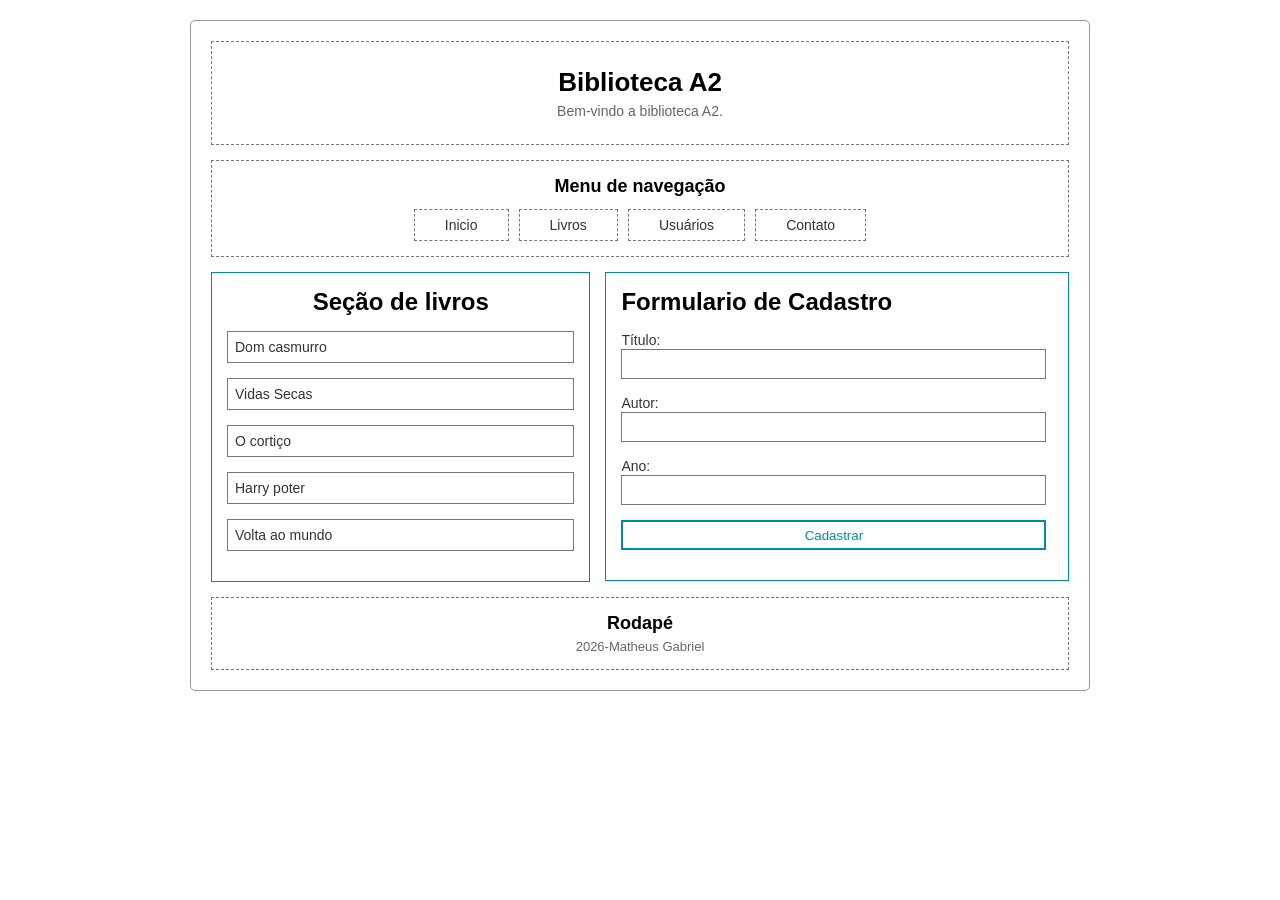
<file: index.html>
<!DOCTYPE html>
<html lang="pt-BR">
<head>
<meta charset="UTF-8">
<link rel="stylesheet" href="style.css">
<meta name="viewport" content="width=device-width, inital-scale=1.0">
<title>Minha Biblioteca</title>
</head>
<body>
<div class="container"> 
 
    
<!--Cabeçalho-->
<header class="cabecalho">
<h1>Biblioteca A2</h1>
<p>Bem-vindo a biblioteca A2.</p>
</header>    

<!--navegação-->
<nav class="menu">
<h2>Menu de navegação</h2>
<div class="links-menu">
<a>Inicio</a>
<a>Livros</a>
<a>Usuários</a>
<a>Contato</a>
</div>
</nav>


<!--livros-->
<main class="conteudo">
<section class="livros"> 
<h2>Seção de livros</h2>
<ul>
<li>Dom casmurro</li>
<li>Vidas Secas</li>
<li>O cortiço</li>
<li>Harry poter</li>
<li>Volta ao mundo</li>
</ul>
</section>  


<!--formulario-->
<section class="cadastro">
<h2>Formulario de Cadastro</h2>
<form>
<label for="titulo"> Título: </label>
<input type="text" id="titulo" name="titulo"> 

<label for="autor"> Autor: </label>
<input type="text" id="autor" name="autor">


<label for="ano"> Ano: </label>
<input type="text" id="ano" name="ano">

<button> Cadastrar </button>



</form>
</section>
</main>

<!--rodapé-->
<footer class="rodape">
<h2>Rodapé</h2>

<p>2026-Matheus Gabriel</p>      

</footer>
</div>   
</body>
</html>
</file>
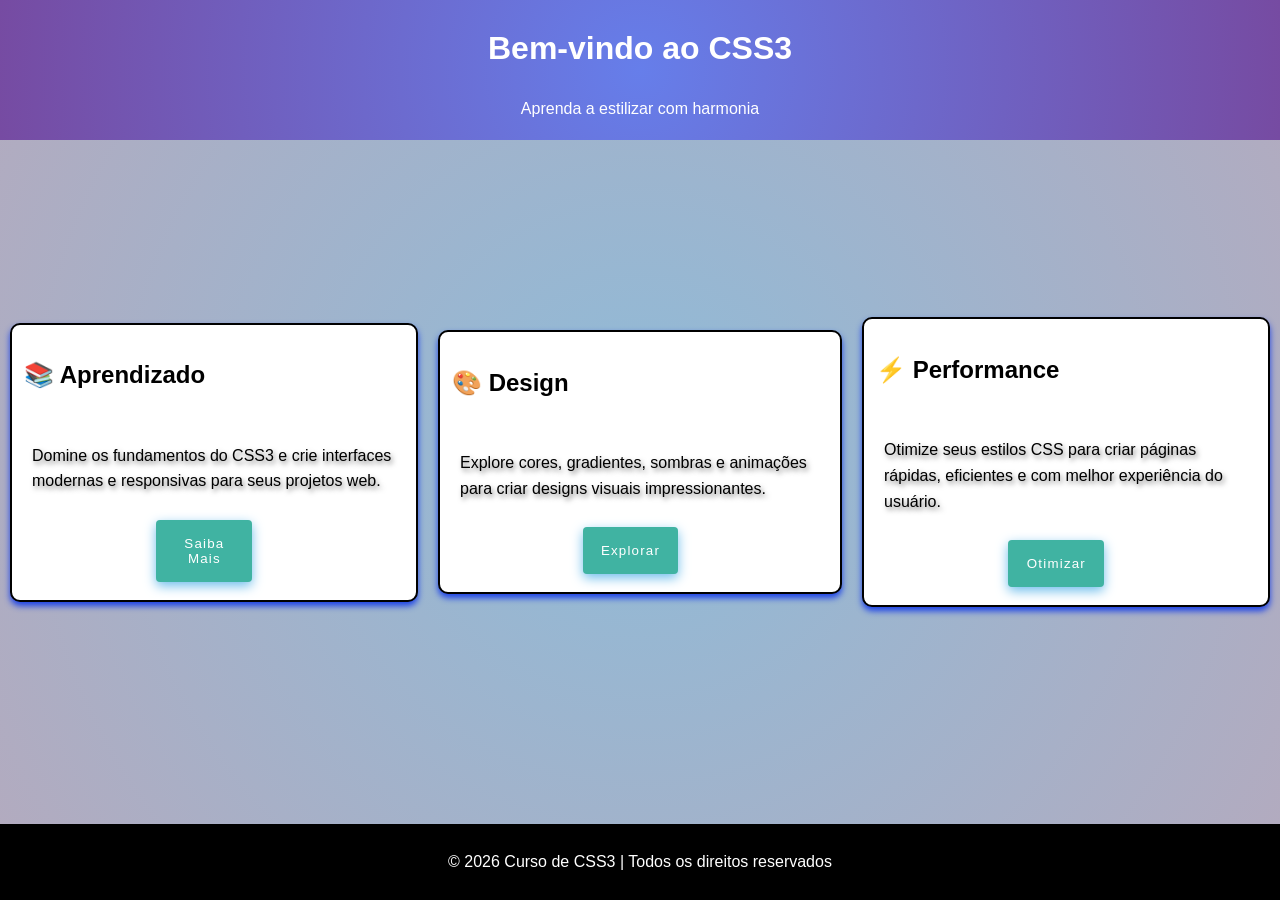
<file: Atividade aula 5/index.html>
<!DOCTYPE html>
<html lang="pt-BR">
<head>
    <meta charset="UTF-8">
    <meta name="viewport" content="width=device-width, initial-scale=1.0">
    <title>Exercício CSS3 - Cards</title>
    <link rel="stylesheet" href="style.css">
</head>
<body>
    <!-- HEADER -->
    <header>
        <h1>Bem-vindo ao CSS3</h1>
        <p>Aprenda a estilizar com harmonia</p>
    </header>

    <!-- CONTAINER PRINCIPAL -->
    <div class="container">
        <!-- CARD 1 -->
        <div class="card">
            <h2>📚 Aprendizado</h2>
            <p>Domine os fundamentos do CSS3 e crie interfaces modernas e responsivas para seus projetos web.</p>
            <button class="btn">Saiba Mais</button>
        </div>

        <!-- CARD 2 -->
        <div class="card">
            <h2>🎨 Design</h2>
            <p>Explore cores, gradientes, sombras e animações para criar designs visuais impressionantes.</p>
            <button class="btn">Explorar</button>
        </div>

        <!-- CARD 3 -->
        <div class="card">
            <h2>⚡ Performance</h2>
            <p>Otimize seus estilos CSS para criar páginas rápidas, eficientes e com melhor experiência do usuário.</p>
            <button class="btn">Otimizar</button>
        </div>
    </div>

    <!-- FOOTER -->
    <footer>
        <p>&copy; 2026 Curso de CSS3 | Todos os direitos reservados</p>
    </footer>
</body>
</html>
</file>
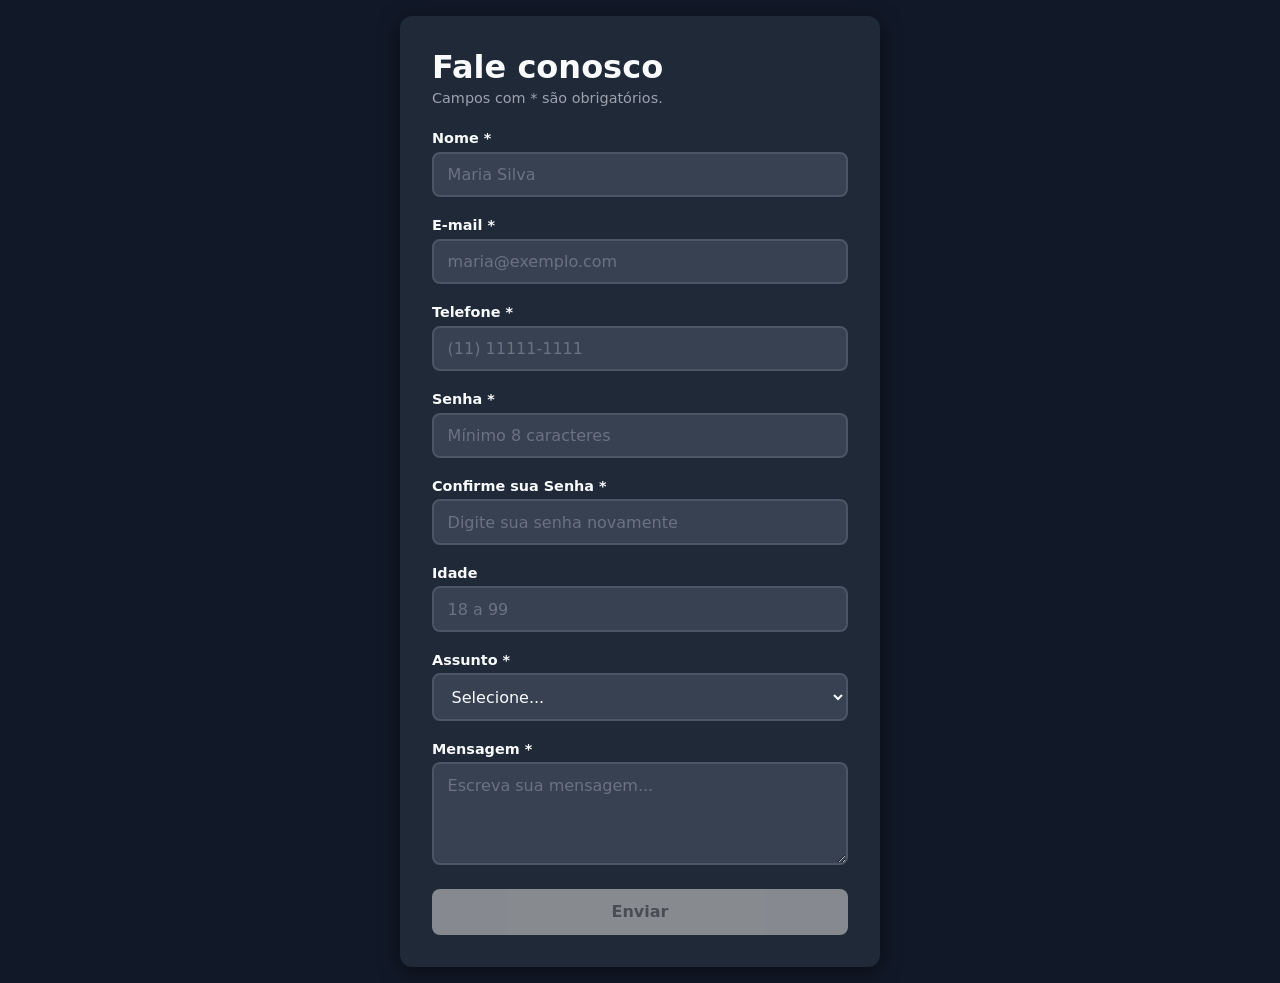
<file: Aula 11 - Formulário/index.html>
<!DOCTYPE html>
<html lang="pt-BR">
<head>
  <meta charset="UTF-8">
  <meta name="viewport" content="width=device-width, initial-scale=1.0">
  <title>Formulário de Contato</title>
  <link rel="stylesheet" href="style.css">
</head>
<body>
  <main class="card">
    <h1>Fale conosco</h1>
    <p class="subtitulo">Campos com * são obrigatórios.</p>

    <form action="#" method="post">

      <div class="campo">
        <label for="nome">Nome *</label>
        <input type="text" id="nome" name="nome"
               placeholder="Maria Silva"
               required minlength="3" autocomplete="name">
        <small class="erro">Informe ao menos 3 caracteres.</small>
      </div>

      <div class="campo">
        <label for="email">E-mail *</label>
        <input type="email" id="email" name="email"
               placeholder="maria@exemplo.com"
               required autocomplete="email">
        <small class="erro">Digite um e-mail válido.</small>
      </div>

      <div class="campo">
        <label for="Telefone">Telefone *</label>
        <input type="tel" id="Telefone" name="Telefone"
               placeholder="(11) 11111-1111"
               required autocomplete="tel"
               pattern="\(\d{2}\) \d{4,5}-\d{4}">
        <small class="erro">Digite um telfone válido.</small>
      </div>

      <div class="campo">
        <label for="senha">Senha *</label>
        <input type="password" id="senha" name="senha"
               placeholder="Mínimo 8 caracteres"
               required minlength="8" autocomplete="new-password">
        <small class="erro">A senha deve ter 8 ou mais caracteres.</small>
      </div>

      <div class="campo">
        <label for="confsenha">Confirme sua Senha *</label>
        <input type="password" id="confsenha" name="confsenha"
               placeholder="Digite sua senha novamente"
               required minlength="8" autocomplete="new-password">
        <small class="erro">A senha digitada deve ser identica a digitada anteriormente</small>
      </div>

      <div class="campo">
        <label for="idade">Idade</label>
        <input type="number" id="idade" name="idade"
               min="18" max="99" placeholder="18 a 99">
        <small class="erro">Informe um valor entre 18 e 99.</small>
      </div>

      <div class="campo">
        <label for="assunto">Assunto *</label>
        <select id="assunto" name="assunto" required>
          <option value="" disabled selected>Selecione...</option>
          <option value="duvida">Dúvida</option>
          <option value="sugestao">Sugestão</option>
          <option value="suporte">Suporte</option>
        </select>
        <small class="erro">Escolha um assunto.</small>
      </div>

      <div class="campo">
        <label for="mensagem">Mensagem *</label>
        <textarea id="mensagem" name="mensagem" rows="4"
                  placeholder="Escreva sua mensagem..."
                  required minlength="10" maxlength="300"></textarea>
        <small class="erro">Escreva ao menos 10 caracteres.</small>
      </div>

      <button type="submit" disabled>Enviar</button>
    </form>
  </main>
</body>
</html>
</file>
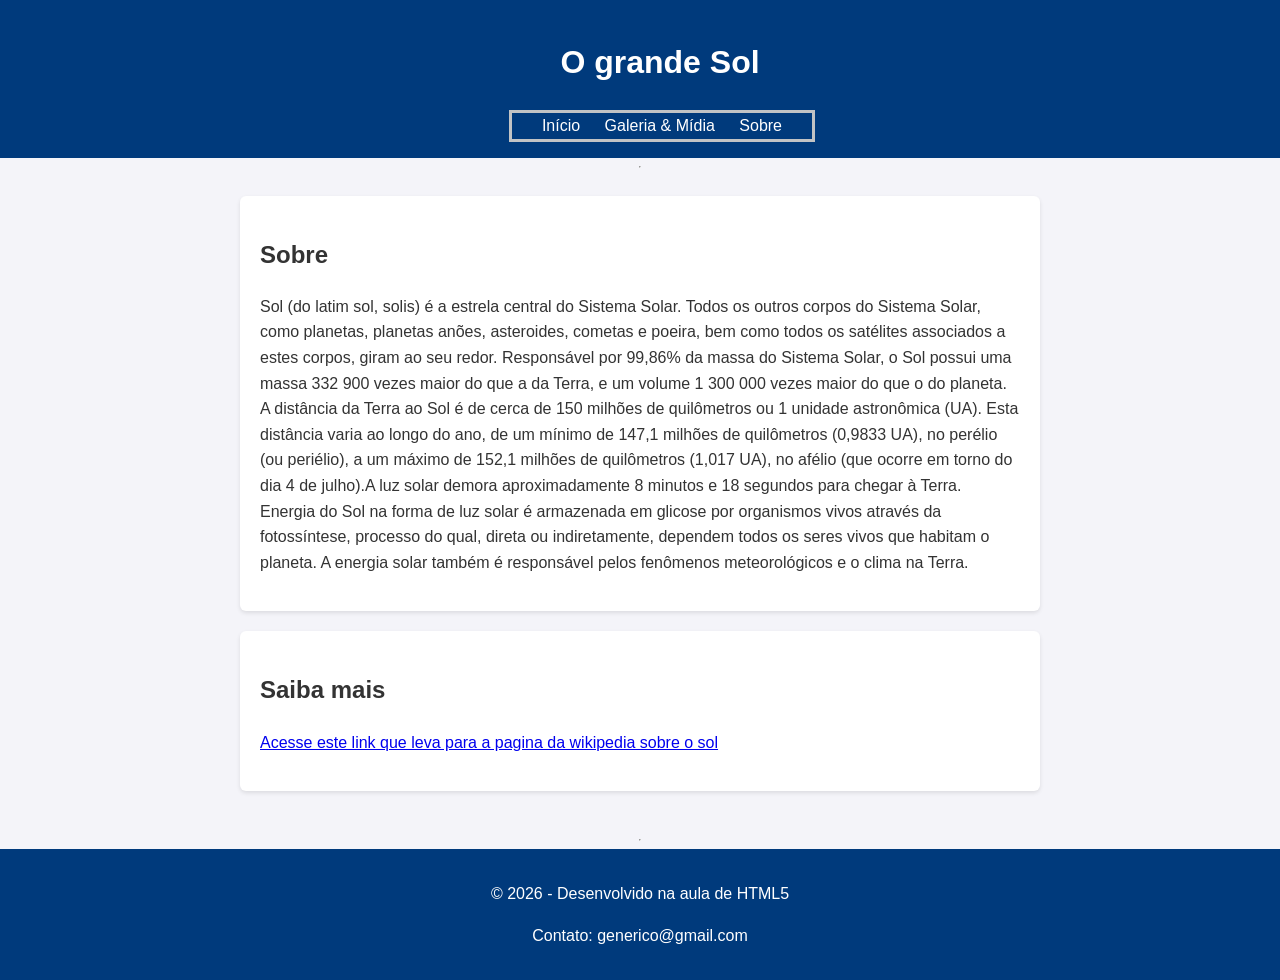
<file: projeto-midias/index.html>
<!DOCTYPE html>
<html lang="pt-BR">
<head>
    <meta charset="UTF-8">
    <meta name="viewport" content="width=device-width, initial-scale=1.0">
    <title>O grande Sol</title>
    <link rel="stylesheet" href="style.css">
</head>
<body>

    <header>
        <h1><strong>O grande Sol</strong></h1>
        <nav>
            <a href="index.html">Início</a>
            <a href="galeria.html">Galeria & Mídia</a>
            <a href="#sobre">Sobre</a>
        </nav>
    </header>
 <hr>
    <main class="conteudo">

        <section>
            <h2><strong>Sobre</strong></h2>
            <p>Sol (do latim sol, solis) é a estrela central do Sistema Solar. Todos os outros corpos do Sistema Solar, como planetas, planetas anões, asteroides, cometas e poeira, bem como todos os satélites associados a estes corpos, giram ao seu redor. Responsável por 99,86% da massa do Sistema Solar, o Sol possui uma massa 332 900 vezes maior do que a da Terra, e um volume 1 300 000 vezes maior do que o do planeta. A distância da Terra ao Sol é de cerca de 150 milhões de quilômetros ou 1 unidade astronômica (UA). Esta distância varia ao longo do ano, de um mínimo de 147,1 milhões de quilômetros (0,9833 UA), no perélio (ou periélio), a um máximo de 152,1 milhões de quilômetros (1,017 UA), no afélio (que ocorre em torno do dia 4 de julho).A luz solar demora aproximadamente 8 minutos e 18 segundos para chegar à Terra. Energia do Sol na forma de luz solar é armazenada em glicose por organismos vivos através da fotossíntese, processo do qual, direta ou indiretamente, dependem todos os seres vivos que habitam o planeta. A energia solar também é responsável pelos fenômenos meteorológicos e o clima na Terra.</p>
             
        </section>

        <section>
            <h2><strong>Saiba mais</strong></h2>
            <p><a href="https://pt.wikipedia.org/wiki/Sol" target="_blank" rel="noopener noreferrer"> Acesse este link que leva para a pagina da wikipedia sobre o sol</a> </p>
        </section>
 
    </main>
    <hr>
   <footer id="sobre">
        <p>&copy; 2026 - Desenvolvido na aula de HTML5</p>
        <p>Contato: generico@gmail.com</p>
    </footer>

</body>
</html>
</file>
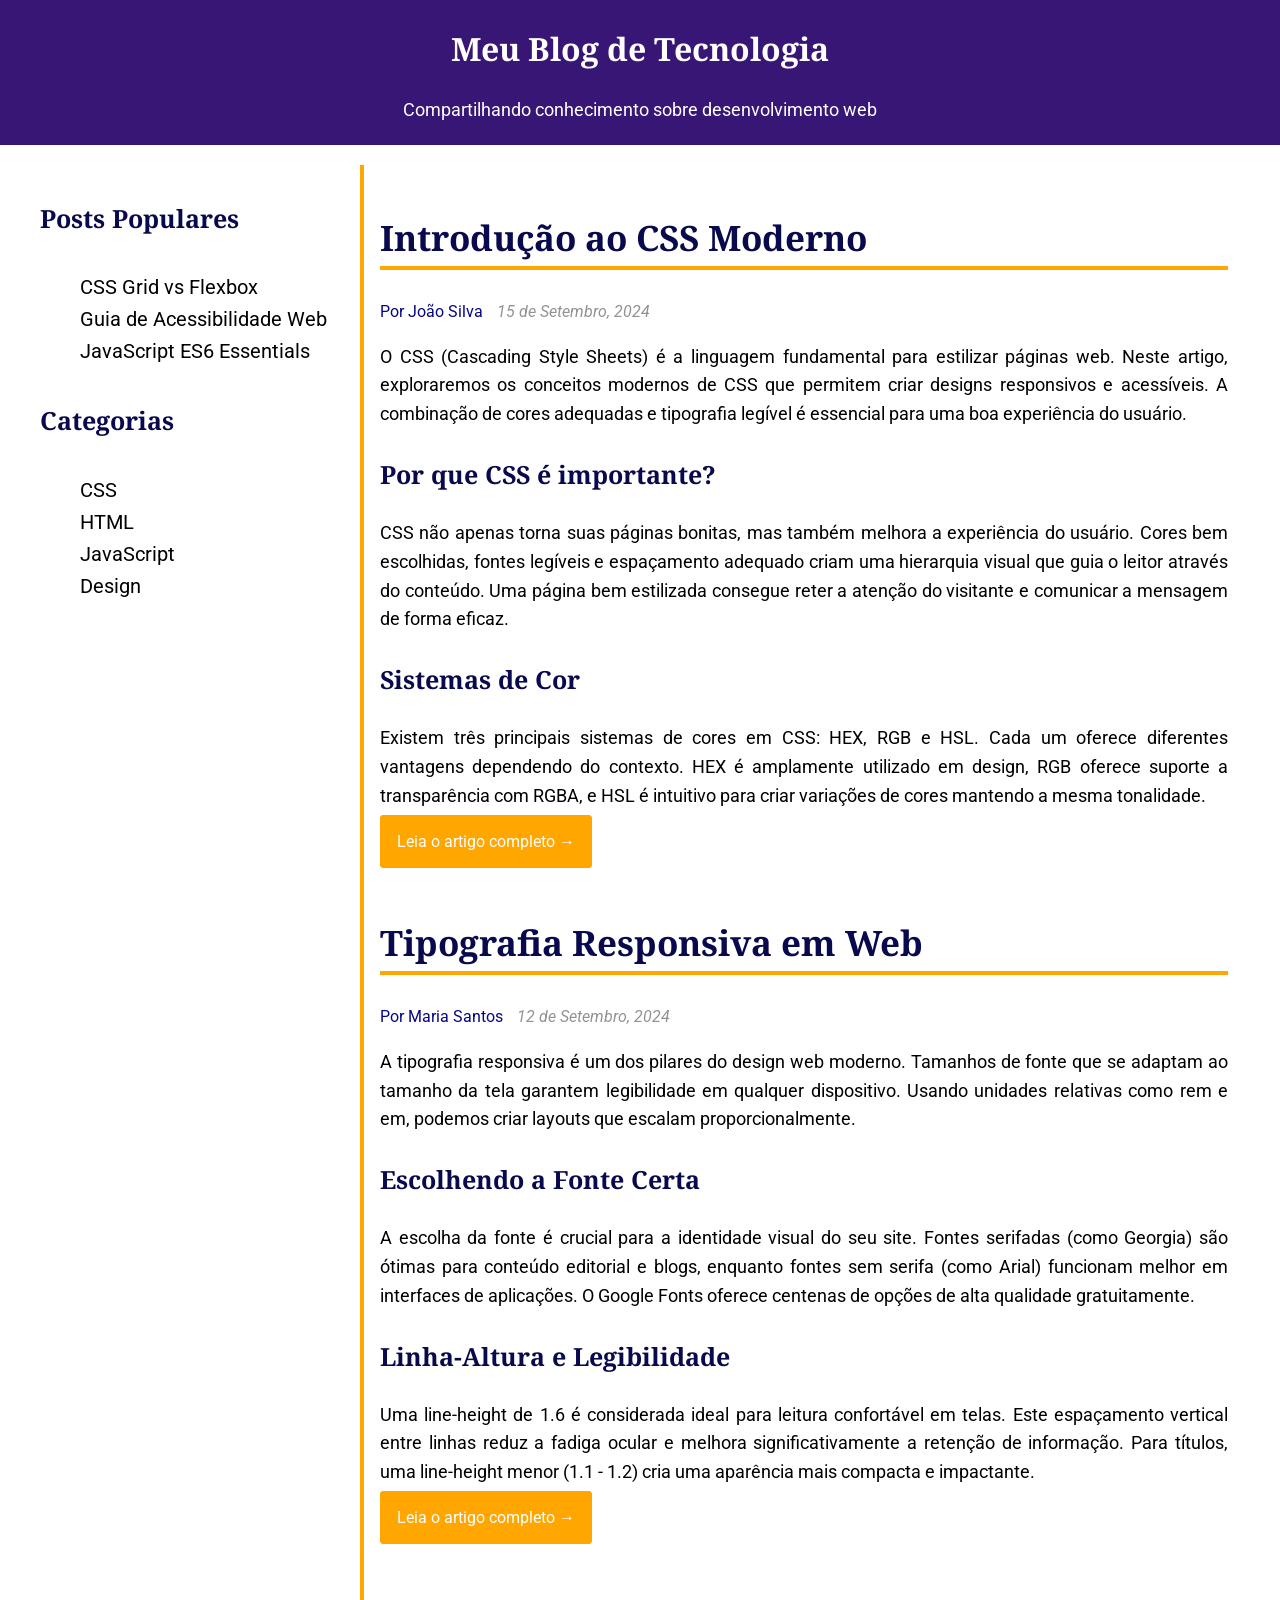
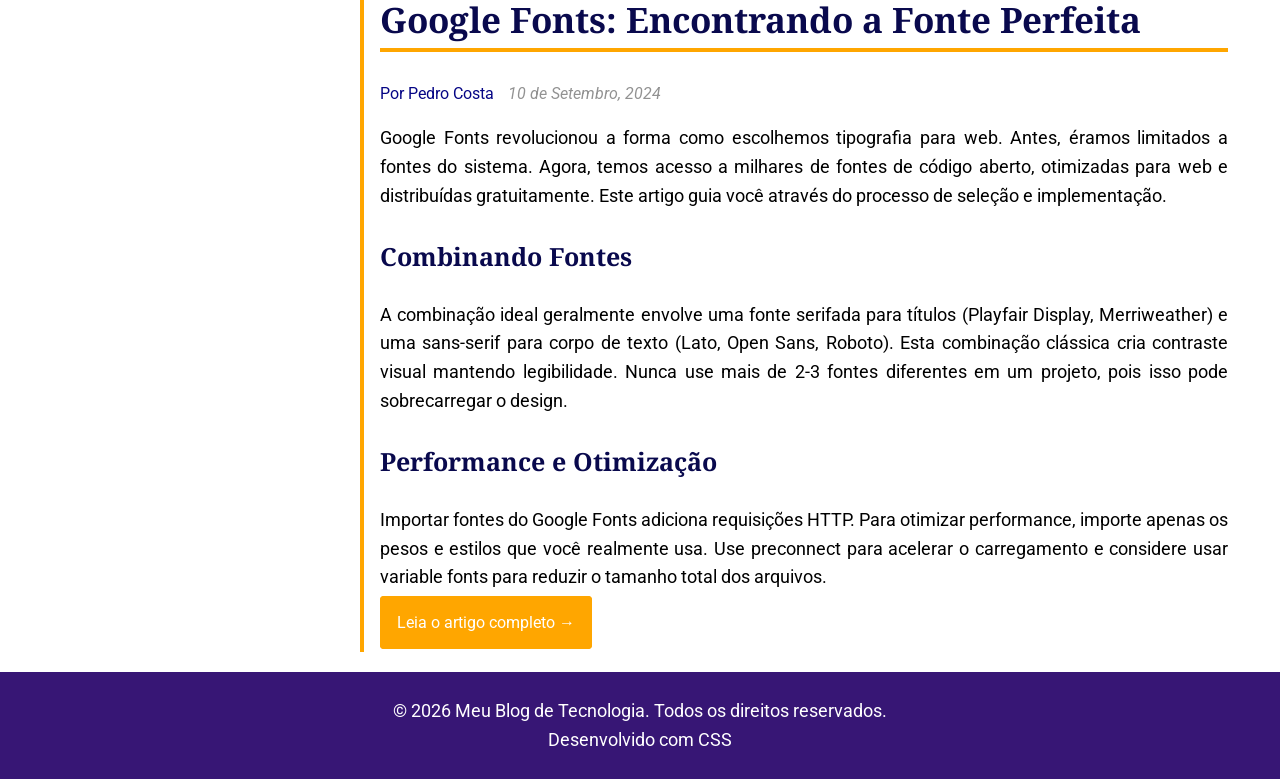
<file: Atividade pratica 6/Blog/index.html>
<!-- index.html -->
<!DOCTYPE html>
<html lang="pt-BR">
<head>
  <meta charset="UTF-8">
  <meta name="viewport" content="width=device-width, initial-scale=1.0">
  <title>Blog - Cores e Tipografia</title>
  
  <!-- Google Fonts -->
  <link rel="preconnect" href="https://fonts.googleapis.com">
  <link rel="preconnect" href="https://fonts.gstatic.com" crossorigin>
  <link href="https://fonts.googleapis.com/css2?family=Noto+Serif:ital,wght@0,100..900;1,100..900&display=swap" rel="stylesheet">
  


  <link rel="preconnect" href="https://fonts.googleapis.com">
  <link rel="preconnect" href="https://fonts.gstatic.com" crossorigin>
  <link href="https://fonts.googleapis.com/css2?family=Noto+Serif:ital,wght@0,100..900;1,100..900&family=Roboto:ital,wght@0,100..900;1,100..900&display=swap" rel="stylesheet">
  
  <link rel="stylesheet" href="style.css">

</head>
<body>
  <!-- HEADER -->
  <header>
    <div class="container">
      <h1>Meu Blog de Tecnologia</h1>
      <p class="tagline">Compartilhando conhecimento sobre desenvolvimento web</p>
    </div>
  </header>
  
<div class="content-wrapper">
  <!-- MAIN CONTENT -->
  <main>
    <div class="container">
    <div class="container2">
      <!-- POST 1 -->
      <article class="post">
        <h2>Introdução ao CSS Moderno</h2>
        <div class="post-meta">
          <span class="author">Por João Silva</span>
          <span class="date">15 de Setembro, 2024</span>
        </div>
        
        <p>
          O CSS (Cascading Style Sheets) é a linguagem fundamental para estilizar páginas web. 
          Neste artigo, exploraremos os conceitos modernos de CSS que permitem criar designs 
          responsivos e acessíveis. A combinação de cores adequadas e tipografia legível é 
          essencial para uma boa experiência do usuário.
        </p>

        <h3>Por que CSS é importante?</h3>
        <p>
          CSS não apenas torna suas páginas bonitas, mas também melhora a experiência do usuário. 
          Cores bem escolhidas, fontes legíveis e espaçamento adequado criam uma hierarquia visual 
          que guia o leitor através do conteúdo. Uma página bem estilizada consegue reter a atenção 
          do visitante e comunicar a mensagem de forma eficaz.
        </p>

        <h3>Sistemas de Cor</h3>
        <p>
          Existem três principais sistemas de cores em CSS: HEX, RGB e HSL. Cada um oferece 
          diferentes vantagens dependendo do contexto. HEX é amplamente utilizado em design, 
          RGB oferece suporte a transparência com RGBA, e HSL é intuitivo para criar variações 
          de cores mantendo a mesma tonalidade.
        </p>

        <a href="#" class="leia-mais">Leia o artigo completo →</a>
      </article>

      <!-- POST 2 -->
      <article class="post">
        <h2>Tipografia Responsiva em Web</h2>
        <div class="post-meta">
          <span class="author">Por Maria Santos</span>
          <span class="date">12 de Setembro, 2024</span>
        </div>
        
        <p>
          A tipografia responsiva é um dos pilares do design web moderno. Tamanhos de fonte 
          que se adaptam ao tamanho da tela garantem legibilidade em qualquer dispositivo. 
          Usando unidades relativas como rem e em, podemos criar layouts que escalam proporcionalmente.
        </p>

        <h3>Escolhendo a Fonte Certa</h3>
        <p>
          A escolha da fonte é crucial para a identidade visual do seu site. Fontes serifadas 
          (como Georgia) são ótimas para conteúdo editorial e blogs, enquanto fontes sem serifa 
          (como Arial) funcionam melhor em interfaces de aplicações. O Google Fonts oferece 
          centenas de opções de alta qualidade gratuitamente.
        </p>

        <h3>Linha-Altura e Legibilidade</h3>
        <p>
          Uma line-height de 1.6 é considerada ideal para leitura confortável em telas. 
          Este espaçamento vertical entre linhas reduz a fadiga ocular e melhora significativamente 
          a retenção de informação. Para títulos, uma line-height menor (1.1 - 1.2) cria 
          uma aparência mais compacta e impactante.
        </p>

        <a href="#" class="leia-mais">Leia o artigo completo →</a>
      </article>

      <!-- POST 3 -->
      <article class="post">
        <h2>Google Fonts: Encontrando a Fonte Perfeita</h2>
        <div class="post-meta">
          <span class="author">Por Pedro Costa</span>
          <span class="date">10 de Setembro, 2024</span>
        </div>
        
        <p>
          Google Fonts revolucionou a forma como escolhemos tipografia para web. Antes, éramos 
          limitados a fontes do sistema. Agora, temos acesso a milhares de fontes de código aberto, 
          otimizadas para web e distribuídas gratuitamente. Este artigo guia você através do 
          processo de seleção e implementação.
        </p>

        <h3>Combinando Fontes</h3>
        <p>
          A combinação ideal geralmente envolve uma fonte serifada para títulos (Playfair Display, 
          Merriweather) e uma sans-serif para corpo de texto (Lato, Open Sans, Roboto). 
          Esta combinação clássica cria contraste visual mantendo legibilidade. Nunca use mais 
          de 2-3 fontes diferentes em um projeto, pois isso pode sobrecarregar o design.
        </p>

        <h3>Performance e Otimização</h3>
        <p>
          Importar fontes do Google Fonts adiciona requisições HTTP. Para otimizar performance, 
          importe apenas os pesos e estilos que você realmente usa. Use preconnect para acelerar 
          o carregamento e considere usar variable fonts para reduzir o tamanho total dos arquivos.
        </p>

        <a href="#" class="leia-mais">Leia o artigo completo →</a>
      </article>
    </div>
    </div> 
  </main>

  <!-- SIDEBAR -->
  <aside class="sidebar">
    <div class="container">
      <div class="widget">
        <h4>Posts Populares</h4>
        <ul>
          <li><a href="#">CSS Grid vs Flexbox</a></li>
          <li><a href="#">Guia de Acessibilidade Web</a></li>
          <li><a href="#">JavaScript ES6 Essentials</a></li>
        </ul>
      </div>

      <div class="widget">
        <h4>Categorias</h4>
        <ul>
          <li><a href="#">CSS</a></li>
          <li><a href="#">HTML</a></li>
          <li><a href="#">JavaScript</a></li>
          <li><a href="#">Design</a></li>
        </ul>
      </div>
    </div>
  </aside>
</div>
  <!-- FOOTER -->
  <footer>
    <div class="container">
      <p>&copy; 2026 Meu Blog de Tecnologia. Todos os direitos reservados.</p>
      <p class="footer-credits">Desenvolvido com CSS</p>
    </div>
  </footer>
</body>
</html>
</file>
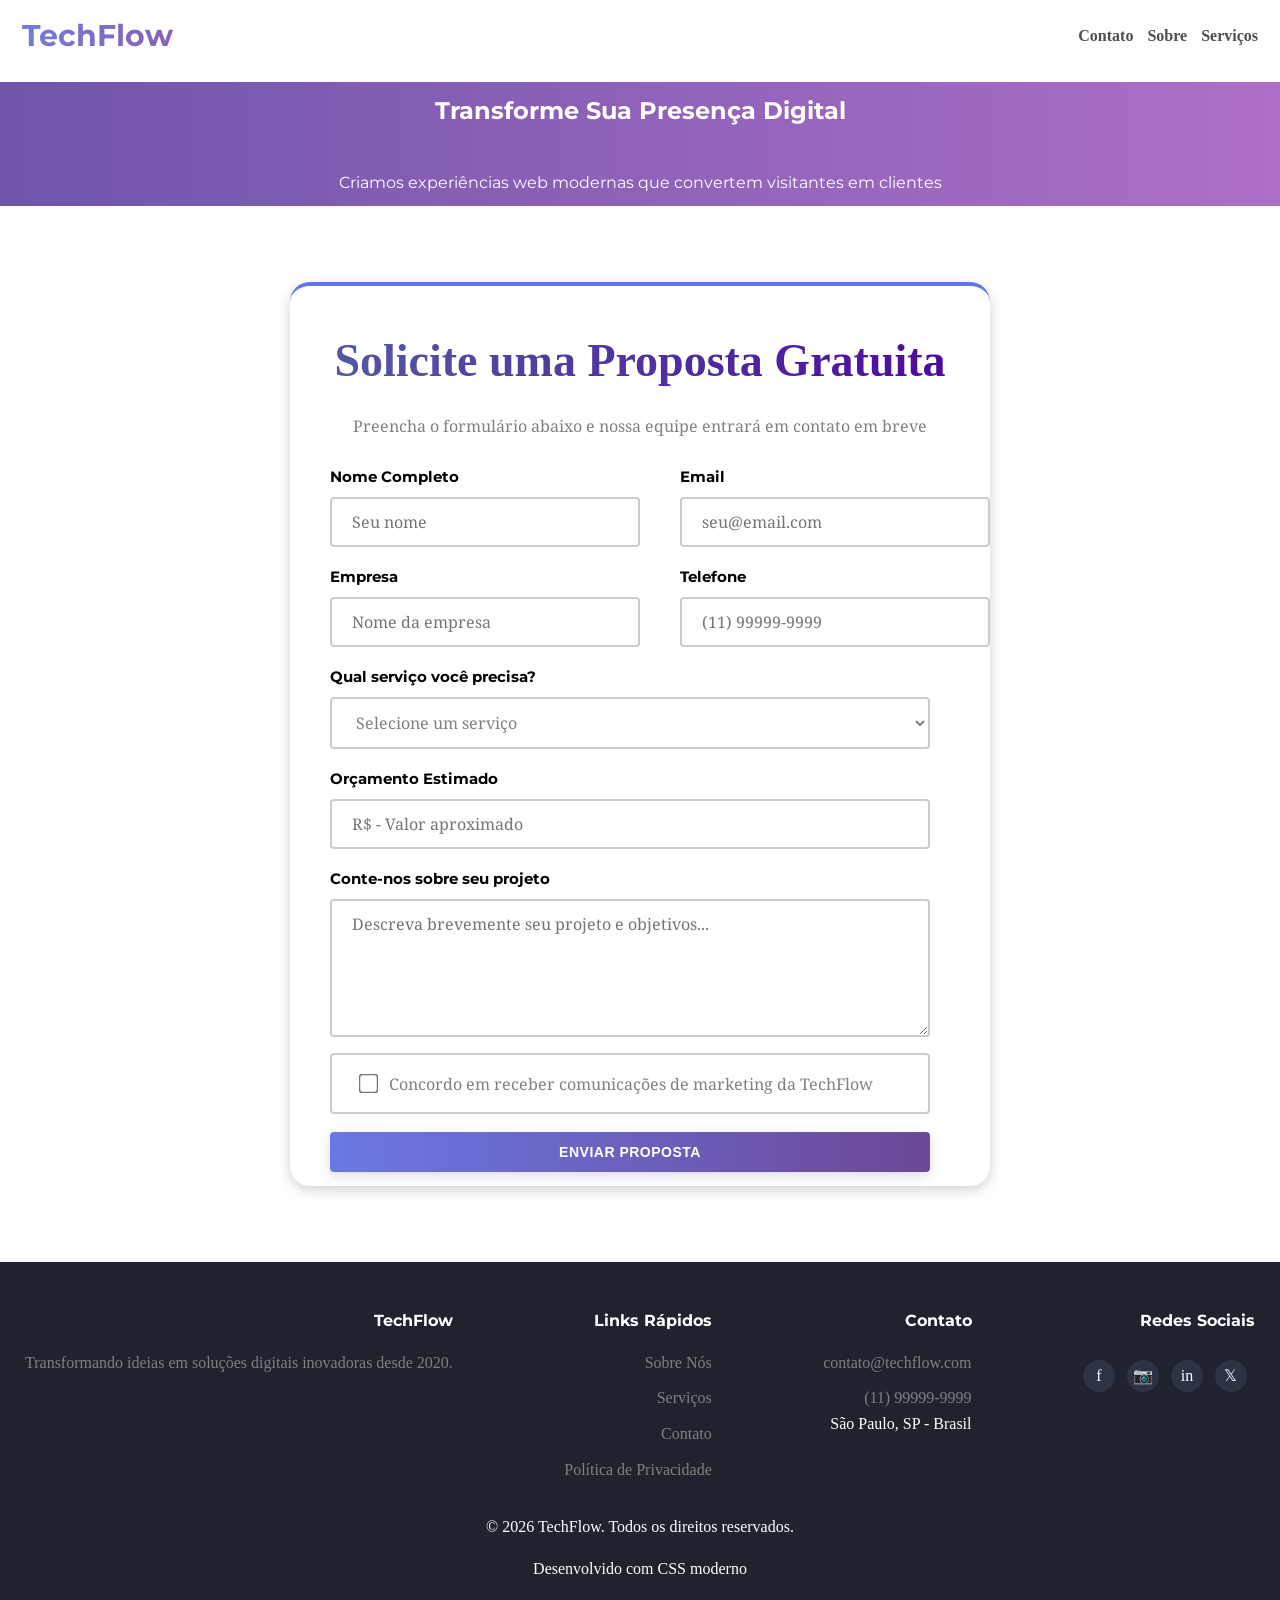
<file: Atividade pratica 6/Landing Page/index.html>
<!-- index.html -->
<!DOCTYPE html>
<html lang="pt-BR">
<head>
  <meta charset="UTF-8">
  <meta name="viewport" content="width=device-width, initial-scale=1.0">
  <title>TechFlow - Soluções Web Modernas</title>
  
  <!-- Google Fonts -->
  <link rel="preconnect" href="https://fonts.googleapis.com">
  <link rel="preconnect" href="https://fonts.gstatic.com" crossorigin>
  <link href="https://fonts.googleapis.com/css2?family=Montserrat:ital,wght@0,100..900;1,100..900&family=Noto+Serif:ital,wght@0,100..900;1,100..900&family=Roboto:ital,wght@0,100..900;1,100..900&display=swap" rel="stylesheet">
  <!---font-family: "Noto Serif", serif;
  font-family: "Montserrat", sans-serif;-->
  
  <link rel="stylesheet" href="style.css">
</head>
<body>
  <!-- HEADER -->
  <header class="header">
    <div class="container">
      <div class="header-content">
        <div class="logo">TechFlow</div>
        <nav class="nav">
          <a href="#formulario">Contato</a>
          <a href="#sobre">Sobre</a>
          <a href="#servicos">Serviços</a>
        </nav>
      </div>
    </div>
  </header>

  <!-- MAIN - HERO + FORMULÁRIO -->
  <main>
    <!-- HERO SECTION -->
    <section class="hero">
      <div class="container">
        <h1>Transforme Sua Presença Digital</h1>
        <p class="hero-subtitle">Criamos experiências web modernas que convertem visitantes em clientes</p>
      </div>
    </section>

    <!-- FORMULÁRIO -->
    <section class="formulario-section" id="formulario">
      <div class="container1">
        <div class="form-wrapper">
          <div class="form-header">
            <h2>Solicite uma Proposta Gratuita</h2>
            <p>Preencha o formulário abaixo e nossa equipe entrará em contato em breve</p>
          </div>

          <form class="formulario" action="#" method="POST">
            <!-- Linha 1: Nome e Email -->
            <div class="form-row">
              <div class="form-group">
                <label for="nome">Nome Completo</label>
                <input 
                  type="text" 
                  id="nome" 
                  name="nome" 
                  placeholder="Seu nome" 
                  required
                >
              </div>

              <div class="form-group">
                <label for="email">Email</label>
                <input 
                  type="email" 
                  id="email" 
                  name="email" 
                  placeholder="seu@email.com" 
                  required
                >
              </div>
            </div>

            <!-- Linha 2: Empresa e Telefone -->
            <div class="form-row">
              <div class="form-group">
                <label for="empresa">Empresa</label>
                <input 
                  type="text" 
                  id="empresa" 
                  name="empresa" 
                  placeholder="Nome da empresa" 
                  required
                >
              </div>

              <div class="form-group">
                <label for="telefone">Telefone</label>
                <input 
                  type="tel" 
                  id="telefone" 
                  name="telefone" 
                  placeholder="(11) 99999-9999" 
                  required
                >
              </div>
            </div>

            <!-- Linha 3: Serviço Desejado -->
            <div class="form-group">
              <label for="servico">Qual serviço você precisa?</label>
              <select id="servico" name="servico" required>
                <option value="">Selecione um serviço</option>
                <option value="web-design">Web Design</option>
                <option value="desenvolvimento">Desenvolvimento Web</option>
                <option value="app-mobile">Aplicativo Mobile</option>
                <option value="seo">SEO & Marketing</option>
                <option value="consultoria">Consultoria Digital</option>
                <option value="outro">Outro</option>
              </select>
            </div>

            <!-- Linha 4: Orçamento -->
            <div class="form-group">
              <label for="orcamento">Orçamento Estimado</label>
              <input 
                type="text" 
                id="orcamento" 
                name="orcamento" 
                placeholder="R$ - Valor aproximado"
              >
            </div>

            <!-- Linha 5: Mensagem -->
            <div class="form-group">
              <label for="mensagem">Conte-nos sobre seu projeto</label>
              <textarea 
                id="mensagem" 
                name="mensagem" 
                placeholder="Descreva brevemente seu projeto e objetivos..." 
                rows="5"
                required
              ></textarea>
            </div>

            <!-- Checkbox de Termos -->
            <div class="form-checkbox">
              <input 
                type="checkbox" 
                id="termos" 
                name="termos" 
                required
              >
              <label for="termos">
                Concordo em receber comunicações de marketing da TechFlow
              </label>
            </div>

            <!-- Botão Submit -->
            <button type="submit" class="btn-submit">Enviar Proposta</button>
          </form>
        </div>
      </div>
    </section>


    <!-- FOOTER -->
  <footer class="footer">
    <div class="container">
      <div class="footer-content">
        <!-- Coluna 1: Sobre -->
        <div class="footer-column">
          <h4>TechFlow</h4>
          <p>Transformando ideias em soluções digitais inovadoras desde 2020.</p>
        </div>

        <!-- Coluna 2: Links Rápidos -->
        <div class="footer-column">
          <h4>Links Rápidos</h4>
          <ul>
            <li><a href="#sobre">Sobre Nós</a></li>
            <li><a href="#servicos">Serviços</a></li>
            <li><a href="#formulario">Contato</a></li>
            <li><a href="#">Política de Privacidade</a></li>
          </ul>
        </div>

        <!-- Coluna 3: Contato -->
        <div class="footer-column">
          <h4>Contato</h4>
          <ul>
            <li><a href="mailto:contato@techflow.com">contato@techflow.com</a></li>
            <li><a href="tel:+5511999999999">(11) 99999-9999</a></li>
            <li>São Paulo, SP - Brasil</li>
          </ul>
        </div>

        <!-- Coluna 4: Redes Sociais -->
        <div class="footer-column">
          <h4>Redes Sociais</h4>
          <div class="social-links">
            <a href="#" class="social-link facebook">f</a>
            <a href="#" class="social-link instagram">📷</a>
            <a href="#" class="social-link linkedin">in</a>
            <a href="#" class="social-link twitter">𝕏</a>
          </div>
        </div>
      </div>

      <!-- Footer Bottom -->
      <div class="footer-bottom">
        <p>&copy; 2026 TechFlow. Todos os direitos reservados.</p>
        <p>Desenvolvido com CSS moderno</p>
      </div>
    </div>
  </footer>
  </main>

  
</body>
</html>
</file>
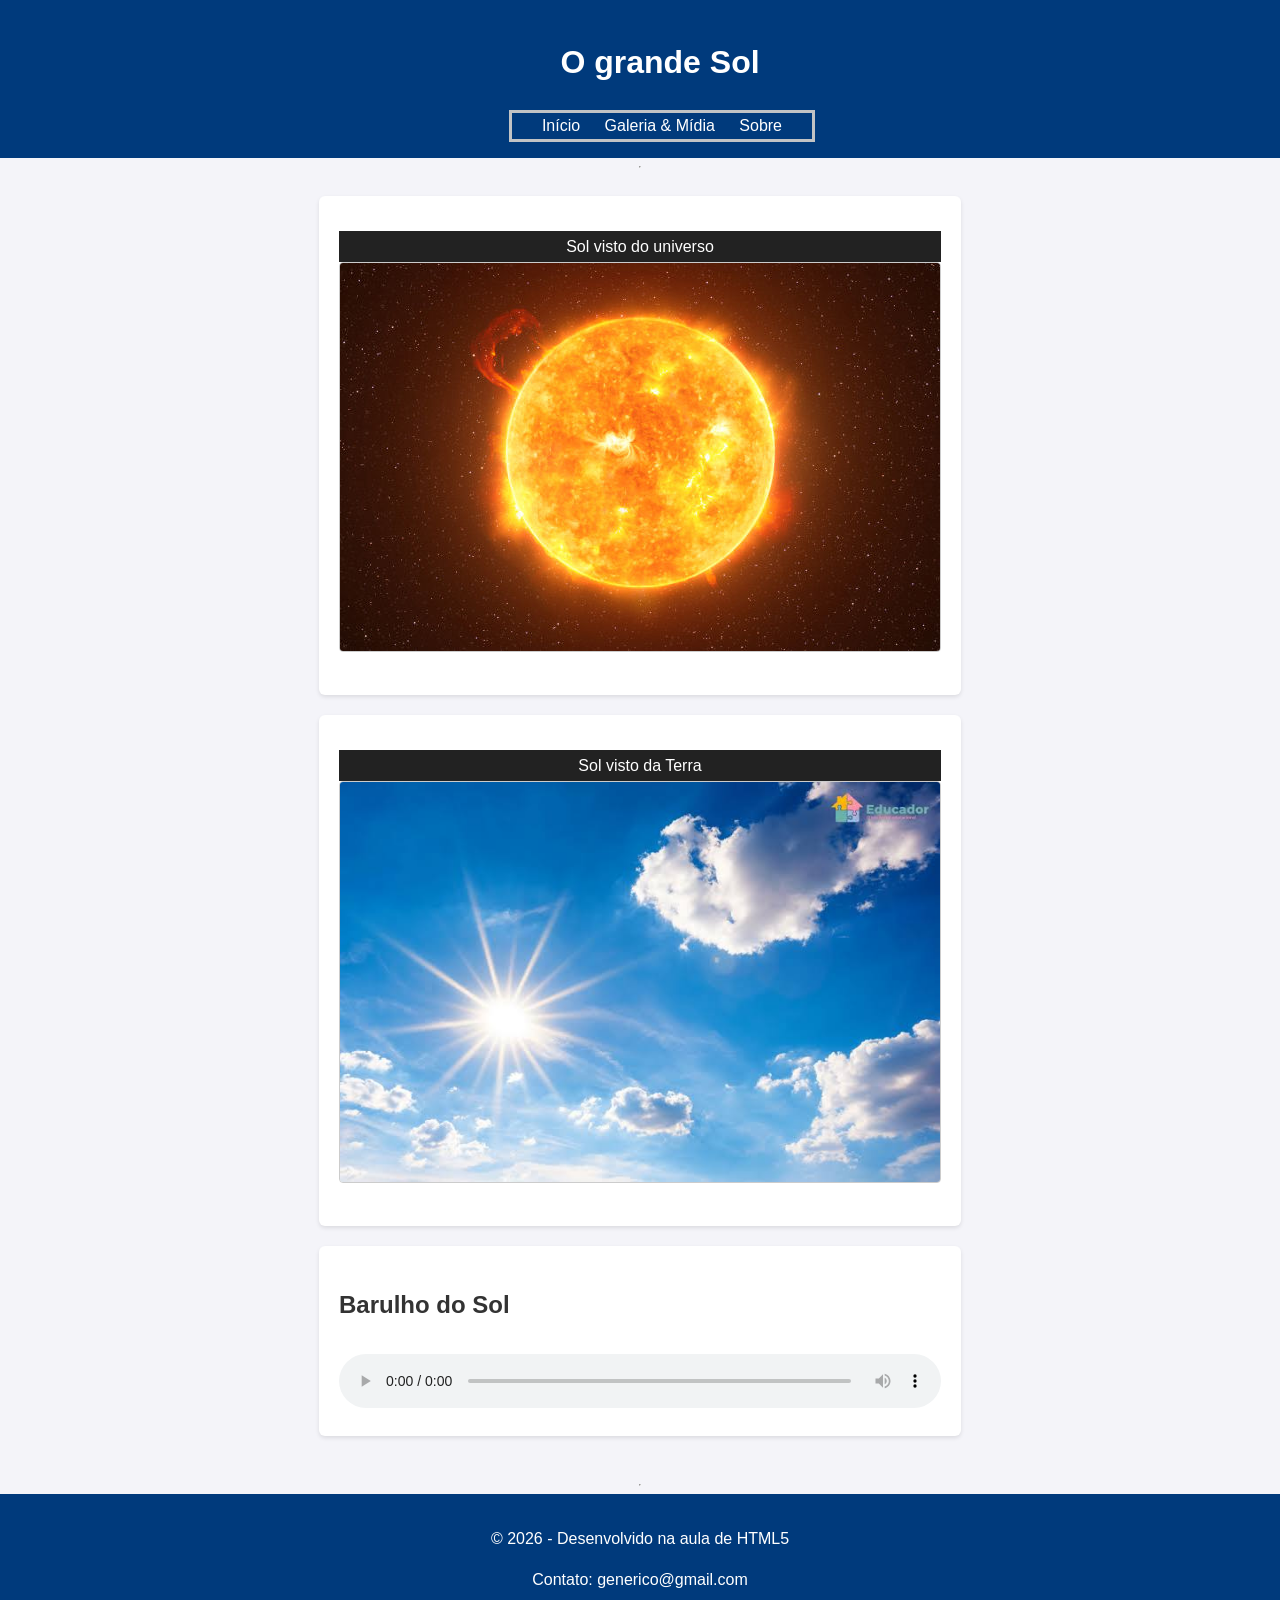
<file: projeto-midias/galeria.html>
<!DOCTYPE html>
<html lang="pt-BR">
<head>
    <meta charset="UTF-8">
    <meta name="viewport" content="width=device-width, initial-scale=1.0">
    <title>O grande Sol</title>
    <link rel="stylesheet" href="style.css">
</head>
<body>

    <header>
        <h1><strong>O grande Sol</strong></h1>
        <nav>
            <a href="index.html">Início</a>
            <a href="galeria.html">Galeria & Mídia</a>
            <a href="#sobre">Sobre</a>
        </nav>
    </header>
    <hr>
    <main class="conteudo2">

        <section>
        <figure>
        <figcaption>Sol visto do universo</figcaption>    
        <img src="imagens/1-sol-visto-do-universo.jpg" alt="Sol visto do universo">
        </figure>
        </section>

        <section>
        <figure>
        <figcaption>Sol visto da Terra</figcaption>  
        <img src="imagens/images.jpg" alt="Sol visto da Terra">
        </figure>
        </section>

        <section>
        <h2>Barulho do Sol</h2>  
        <audio controls>  
        <source src="midia/alok.mp3" type="audio/mp3">
         Seu navegador não suporta o elemento de áudio.
        </audio>
        </section>

    </main>
     <hr>
   <footer id="sobre">
        <p>&copy; 2026 - Desenvolvido na aula de HTML5</p>
        <p>Contato: generico@gmail.com</p>
    </footer>
</body>
</html>
</file>
<file: style.css>
* {
margin: 0;
padding: 0;
box-sizing: border-box;

}

body{
font-family: Arial, Helvetica, sans-serif;
background-color:white;
color: black;
padding: 20px;
}

.container{
max-width: 900px; 
margin: 0 auto;   
background-color: white;
padding: 20px;
border: 1px solid #999;
border-radius: 5px;
}

.cabecalho{
text-align: center;
padding: 25px;
border: 1px dashed #777;    
margin-bottom: 15px;
}

.cabecalho h1{
font-size: 26px;
margin-bottom: 5px;    
}

.cabecalho p{
font-size: 14px;    
color: #666;
}

.menu{
text-align: center; 
padding: 15px;   
border: 1px dashed #777;
margin-bottom: 15px;
}

.menu h2{
font-size: 18px;
margin-bottom: 12px;
}

.links-menu{
display: flex;
justify-content: center;
flex-wrap: wrap;
gap: 10px;
}

.links-menu a{
text-decoration: none;
color: #333;
border: 1px dashed #777;    
padding: 7px 30px;
font-size: 14px;
}

.links-menu a:hover{
background-color: #777;
color: white;  
}

.conteudo{
display: flex;
gap: 15px;
align-items: flex-start;
margin-bottom: 15px;
}

.livros{
width: 45%;    
border: 1px solid #008c9e;
padding: 15px;
}

.livros li{
color: #333;
border: 1px solid #777;    
padding: 7px ;
margin-bottom: 15px;
font-size: 14px;
list-style-type: none;
}

.livros h2{
margin-bottom: 15px;
text-align: center;
}

.cadastro{
width: 55%;    
border: 1px solid #008c9e;
padding: 15px;
}

.cadastro h2{
margin-bottom: 15px;
}

.cadastro input{
color: #333;
border: 1px solid #777;    
padding: 3px ;
margin-bottom: 15px;
width: 425px;
height: 30px;
}

.cadastro label{
color: #333; 
font-size: 14px;
list-style-type: none;
}

.cadastro button{
background-color: white;
border: 2px solid #008c9e;    
padding: 3px ;
margin-bottom: 15px;
width: 425px;
height: 30px;
color: #008c9e;
}

.cadastro button:hover{
background-color: #008c9e;;
color: white;    
}


.rodape{
text-align: center;
padding: 15px;    
border: 1px dashed #777;
}

.rodape h2{
font-size: 18px;
margin-bottom: 5px;
}

.rodape p{
font-size: 13px;
color: #666;    
}
</file>
<file: Atividade aula 5/style.css>
html ,body{
  display: flex;
  flex-direction: column;
  height: 100%;
  min-height: 100%
}

body {
    font-family: Arial, Helvetica, sans-serif;
    line-height: 1.6;
    margin: 0;
    padding: 0;
    background: radial-gradient(circle, #8fbbd8,#b4aabe);
}
header{
    background: radial-gradient(circle, #667eea,#764ba2);
    color: white;
    padding: 2px;
    text-align: center;
    font-size: 16px;
}

.container{
    flex: 1;
    display: flex;
    flex-direction: row;
    justify-content: center; 
    align-items: center;   
    height: 100%; 


}
.card{
   padding: 10px;
   display:grid;
   margin: 10px;
   max-width: 30%;
   max-height: 100%;
   align-content: center;
   background-color: rgb(255, 255, 255);
   border: 2px solid black;
   border-radius: 10px;
   box-shadow: 0 4px 6px #1c42e7;
}

.card h2{
    padding: 2px;
}

.card p{
    padding: 10px;
    text-shadow: 2px 3px 5px rgba(0, 0, 0, 0.5);
}

.btn{
    max-width: 25%;
    margin-left: 35%;
    margin-bottom: 2%;
    outline: 0;
    align-items: center;
    justify-content: space-between;
    background-color: #40B3A2;
    border: 0;
    border-radius: 4px;
    box-shadow: 0 4px 12px rgb(111, 190, 236);
    box-sizing: border-box;
    padding: 16px ;
    color: #fff;
    letter-spacing: 1.2px;
    overflow: hidden;
    cursor: pointer;
}

.btn:hover{ 
     transform: scale(1.2) translateY(-10px); 
     background-color: #51227e; 
}


footer {
    background-color: black;
    color: white;
    text-align: center;
    padding: 25px;
    margin-top: 40px;
}

footer p {
    margin: 0;
}
</file>
<file: Aula 11 - Formulário/style.css>
:root {
  --cor-primaria: #6366f1; 
  --cor-erro: #f87171;
  --cor-sucesso: #4ade80;
  --cor-borda: #4b5563;
  --cor-texto: #f9fafb; 
}

* { box-sizing: border-box; }

body {
  margin: 0;
  min-height: 100vh;
  display: grid;
  place-items: center;
  padding: 1rem;
  font-family: system-ui, sans-serif;
  background: #111827; 
  color: var(--cor-texto);
}

.card {
  width: 100%;
  max-width: 480px;
  background: #1f2937; 
  box-shadow: 0 4px 20px rgba(0,0,0,.5);
  padding: 2rem;
  border-radius: 12px;
}

h1 { margin: 0 0 .25rem; }
.subtitulo { margin: 0 0 1.5rem; color: #9ca3af; font-size: .9rem; }

.campo { margin-bottom: 1.25rem; }

label {
  display: block;
  margin-bottom: .35rem;
  font-weight: 600;
  font-size: .9rem;
}

input, select, textarea {
  width: 100%;
  padding: .7rem .85rem;
  font: inherit;
  border: 2px solid var(--cor-borda);
  border-radius: 8px;
  background: #374151;
  color: var(--cor-texto);
  transition: border-color .2s, box-shadow .2s;
}

textarea { resize: vertical; }

input::placeholder, textarea::placeholder {   color: #6b7280; }

/* Foco visível */
input:focus, select:focus, textarea:focus {
  outline: none;
  border-color: var(--cor-primaria);
  box-shadow: 0 0 0 4px rgba(79,70,229,.2);
}

/* Mensagem de erro oculta por padrão */
.erro {
  display: none;
  margin-top: .3rem;
  color: var(--cor-erro);
  font-size: .8rem;
}

/* Inválido: só depois que o usuário interagiu (não mostra placeholder) */
input:not(:placeholder-shown):invalid,
textarea:not(:placeholder-shown):invalid {
  border-color: var(--cor-erro);
}
input:not(:placeholder-shown):invalid ~ .erro,
textarea:not(:placeholder-shown):invalid ~ .erro {
  display: block;
}

/* Válido */
input:not(:placeholder-shown):valid,
textarea:not(:placeholder-shown):valid {
  border-color: var(--cor-sucesso);
}

button {
  width: 100%;
  padding: .85rem;
  font: inherit;
  font-weight: 600;
  color: #fff;
  background: var(--cor-primaria);
  border: 0;
  border-radius: 8px;
  cursor: pointer;
  transition: background .2s, transform .1s;
}

button:hover { background: #4338ca; }
button:active { transform: scale(.98); }
button:focus-visible {
  outline: 3px solid #a5b4fc;
  outline-offset: 2px;
}

button:disabled {
  background-color: #cccccc; 
  color: #666666;          
  opacity: 0.6;              
  cursor: not-allowed;      
  box-shadow: none;          
  transform: none;               
}


@media (max-width: 480px) {
  .card { padding: 1.25rem; }
}
</file>
<file: projeto-midias/style.css>
html ,body{
  height: 100%;
  margin: 0;
}

body {
    font-family: Arial, sans-serif;
    line-height: 1.6;
    background-color: #f4f4f9;
    color: #333;
    display: flex;
    flex-direction: column;
    min-height: 100%;
}

main {
    max-width: 800px;
    margin: 20px auto;
    padding: 0 20px;
}

header{
    background-color: rgb(0, 58, 124);
    color: #fff;
    padding: 1rem;
    text-align: center;
}

header h1{
    margin-left: 40px;
}

nav{
border-color: rgb(193, 195, 197);
border-style: solid;
max-width: 300px;
margin-left: 39.5%;
}

nav a{
text-decoration: none;
text-align: center;
color: #fff;;
margin: 0 10px;
}

nav a:hover {
    text-decoration: underline;
}


footer{
    background-color:rgb(0, 58, 124);
    color: #fff;
    padding: 1rem;
    text-align: center;
}

.conteudo{
     flex: 1;
}

.conteudo2{
     flex: 1;
}
section {
    background-color: #ffffff;
    padding: 20px;
    margin-bottom: 20px;
    border-radius: 6px;
    box-shadow: 0 2px 4px rgba(0, 0, 0, 0.1);
}

img {
    max-width: 600px;
    height: auto;
    border: 1px solid #cccccc;
    border-radius: 4px;
}
figure {
    margin: 15px 0;
    text-align: center;
}
 figcaption {
  max-width: 100%;
  background-color: #222;
  color: #fff;
  font: italic normal sans-serif;
  padding: 3px;
  text-align: center;
}
audio {
    width: 100%;
    margin-top: 10px;
}
</file>
<file: Atividade pratica 6/Blog/style.css>
html ,body{
  display: flex;
  flex-direction: column;
  height: 100%;
  min-height: 100%
}

body {
    line-height: 1.6;
    margin: 0;
    padding: 0;
    background-color:#FFFFFF; ;
}
header{
    background-color: rgb(55, 22, 117);
    color: #FFFFFF;
    padding: 2px;
    text-align: center;
    font-size: 16px;
    
}

.content-wrapper {
  display: flex;
  max-width: 1200px; 
  margin: 0 auto;
  gap: 20px; 
  padding: 20px;
}
main {
  flex: 1;
}
.container h1{
  font-family: 'Noto Serif', serif;
}
.container h2{
  font-family: 'Noto Serif', serif;
  color: rgb(9, 9, 77);
  border-bottom: 4px solid hsl(39, 100%, 50%);
  font-size: 35px;
  
}
.container h3{
  font-family: 'Noto Serif', serif;
  color: rgb(9, 9, 77);
  font-size: 25px;
}
.container h4{
  font-family: 'Noto Serif', serif;
  color: rgb(9, 9, 77);
  font-size: 25px;
}
.container p{
  font-family: 'Roboto', sans-serif;
  font-size: 18px;
}
main .container p{
    text-align: justify;
}
.container span{
  font-family: 'Roboto', sans-serif;
}
.container a{
  font-family: 'Roboto', sans-serif;
}
.container2{
margin-left: 250px; 
padding: 20px;
border-left: 4px solid hsl(39, 100%, 50%);
margin-top: 1%;

}
.author{
  color: rgb(5, 5, 133);
}
.date{
  color: rgb(146, 146, 146);  
  font-style: italic;
  padding-left: 10px;

}
.post{
    padding: 16px;
}

.leia-mais{
    border: 2px solid hsl(39, 100%, 50%);
    padding: 15px;
    background-color: hsl(39, 100%, 50%);
    color: #FFFFFF;
    border-radius: 4px;
    text-decoration: none;

}
.sidebar {
  width: 300px; 
  position: sticky;
  top: 20px; 
  align-self: flex-start; 
  order: -1;
}

.content-wrapper .container,
.content-wrapper .container2 {
  margin: 0;
  padding: 0;
  width: 100%;
  max-width: none;
}

.widget li a{
   text-decoration: none;
   color: black; 
   font-size: 20px;
}
.widget li{
    list-style-type: none;
    text-align: justify;
}
footer {
    font-family:  'Noto Serif', serif;
    background-color: rgb(55, 22, 117);
    color: #FFFFFF;
    text-align: center;
    padding: 25px;
}

footer p {
    margin: 0;
}
</file>
<file: Atividade pratica 6/Landing Page/style.css>
html ,body{
  display: flex;
  flex-direction: column;
  height: 100%;
  min-height: 100%
}

body {
    line-height: 1.6;
    margin: 0;
    padding: 0;
    background-color:#FFFFFF; ;
}
main {
  flex: 1;
}
header{
    padding: 2px;
}
header .logo{
    font-family: "Montserrat", sans-serif;
    font-weight: bold;
    background: linear-gradient(to right, #737cd8, #8960ba);
    -webkit-background-clip: text;
    background-clip: text;
    -webkit-text-fill-color: transparent;
    color: transparent;
    font-size: 30px;
}

.header-content{
display: flex;
justify-content: space-between; 
align-items: center;
margin-left: 20px;
margin-right: 20px;
margin-top: 10px;
}

.hero{
    background:linear-gradient(to right, #6f55ab, #ae6fc7);;
    text-align: center;
    color: #FFFFFF;
    font-family: "Montserrat", sans-serif;
}
.hero h1{
    padding: 10px;
}
.hero-subtitle{
    margin: 0;
    padding: 10px;
}
.nav a{
    text-decoration: none;
    color: rgb(80, 79, 79);
    margin-left: 10px;
    font-weight: bold;

}
.formulario-section{
    display: flex;
    flex-direction: column;
    justify-content: center; 
    align-items: center;
    width: 100%;
    height: 75%;
}

.form-wrapper{
    background:white;
    border-top: 4px solid #6475e9;
    border-radius: 20px;
    min-height: auto;
    min-width: auto;
    height: 900px;
    width: 700px;
    box-shadow: 0 4px 12px rgba(32, 32, 32, 0.2);
}

.form-header{
  display: flex;
  flex-direction: column;
  justify-content: center;
  align-items: center;
}

.form-header h2{
    text-align: center;
    background: linear-gradient(to right, #5358a3, #4d0aa0);
    -webkit-background-clip: text;
    background-clip: text;
    -webkit-text-fill-color: transparent;
    color: transparent;
    font-size: 46px;
    margin-bottom: 0;
}

.form-header p{
    font-family: "Noto Serif", serif;
    color: gray;
}

.form-row{
  display: flex;
  flex-direction: row;
  
}

.form-group{
  display: flex;
  flex-direction: column;
  margin-left: 20px;
  margin-right: 20px ;
  margin-top: 10px;
  
}
.form-group label{
  margin-left: 20px ;
  font-weight: bold;
  font-family: "Montserrat", sans-serif;
  font-size: 15px;
}
.form-group input{
  width: 100%;
  padding: 12px 20px;
  margin: 8px 0;
  box-sizing: border-box;
  border: 2px solid #ccc;
  border-radius: 4px;
  background-color: #ffffff;
  font-size: 16px;
  margin-left: 20px;
  margin-right: 20px;
  max-width:600px;
   font-family: "Noto Serif", serif;
    color: gray;
  
}

.form-group select{
  width: 100%;
  padding: 12px 20px;
  margin: 8px 0;
  box-sizing: border-box;
  border: 2px solid #ccc;
  border-radius: 4px;
  background-color: #ffffff;
  font-size: 16px;
  margin-left: 20px;
  margin-right: 20px ;
  width: 600px;
   font-family: "Noto Serif", serif;
    color: gray;
}

.form-group textarea{
  width: 100%;
  padding: 12px 20px;
  margin: 8px 0;
  box-sizing: border-box;
  border: 2px solid #ccc;
  border-radius: 4px;
  background-color: #ffffff;
  font-size: 16px;
  margin-left: 20px;
  margin-right: 20px ;
  width: 600px;
   font-family: "Noto Serif", serif;
    color: gray;
}

.form-checkbox{
  width: 100%;
  padding: 12px 20px;
  margin: 8px 0;
  box-sizing: border-box;
  border: 2px solid #ccc;
  border-radius: 4px;
  background-color: #ffffff;
  font-size: 16px;
  margin-left: 40px;
  margin-right: 20px;
  width: 600px;
  font-family: "Noto Serif", serif;
  color: gray;
}

.form-checkbox input[type="checkbox"]{
 transform: scale(1.5); 
  margin: 10px;   
}
.btn-submit{
    width: 600px;
    background: linear-gradient(to right, #6a78e3, #6c4897);
    color: #ffffff;
    font-family: sans-serif;
    font-weight: bold;
    font-size: 14px;
    text-transform: uppercase; 
    letter-spacing: 0.5px;
    border: none;
    border-radius: 4px; 
    padding: 12px 32px; 
    cursor: pointer;
    box-shadow: 0 4px 12px rgba(108, 72, 151, 0.2);
    margin-right: 20px ;
    margin-left: 40px;
    margin-top: 10px;
    transition: all 0.3s ease;
}


.btn-submit:hover {
    filter: brightness(1.15); 
    box-shadow: 0 8px 20px rgba(108, 72, 151, 0.4); 
    transform: translateY(-2px);
}


footer {
    background-color: #1f232d;
    color: #FFFFFF;
    padding: 25px;
    
}
.footer-content{
    display: flex;
    justify-content: space-between; 
    align-items: flex-start; 
    gap: 20px;
    
}
.footer-column{
    margin-top: 0;
    text-align: right;
    
}


.footer-column ul{
    list-style-type: none; 
    padding-left: 0;
   
}
.footer-column a{
    text-decoration: none;
    color: gray;
    margin-top: 10px;
    display: block;
}
.footer-column p{
    text-decoration: none;
    color: gray;
    margin-top: 10px;
    display: block;

}
.footer-column h4{
  color: #ffffff;
  font-weight: bold;
  margin-bottom: 16px;
  font-family: "Montserrat", sans-serif;

}

.social-links .facebook{
  background-color: #2d3342;
  color: #ffffff;
  width: 32px;
  height: 32px;
  border-radius: 50%; /* Deixa o fundo redondo */
  display: inline-flex;
  align-items: center;
  justify-content: center;
  margin-right: 8px;
   text-decoration: none;
}
.social-links .instagram{
  background-color: #2d3342;
  color: #ffffff;
  width: 32px;
  height: 32px;
  border-radius: 50%; /* Deixa o fundo redondo */
  display: inline-flex;
  align-items: center;
  justify-content: center;
  margin-right: 8px;
   text-decoration: none;
}
.social-links .linkedin{
  background-color: #2d3342;
  color: #ffffff;
  width: 32px;
  height: 32px;
  border-radius: 50%; /* Deixa o fundo redondo */
  display: inline-flex;
  align-items: center;
  justify-content: center;
  margin-right: 8px;
   text-decoration: none;
}
.social-links .twitter{
  background-color: #2d3342;
  color: #ffffff;
  width: 32px;
  height: 32px;
  border-radius: 50%; /* Deixa o fundo redondo */
  display: inline-flex;
  align-items: center;
  justify-content: center;
  margin-right: 8px;
  text-decoration: none;
}

.footer-bottom{
text-align: center;
}
</file>
